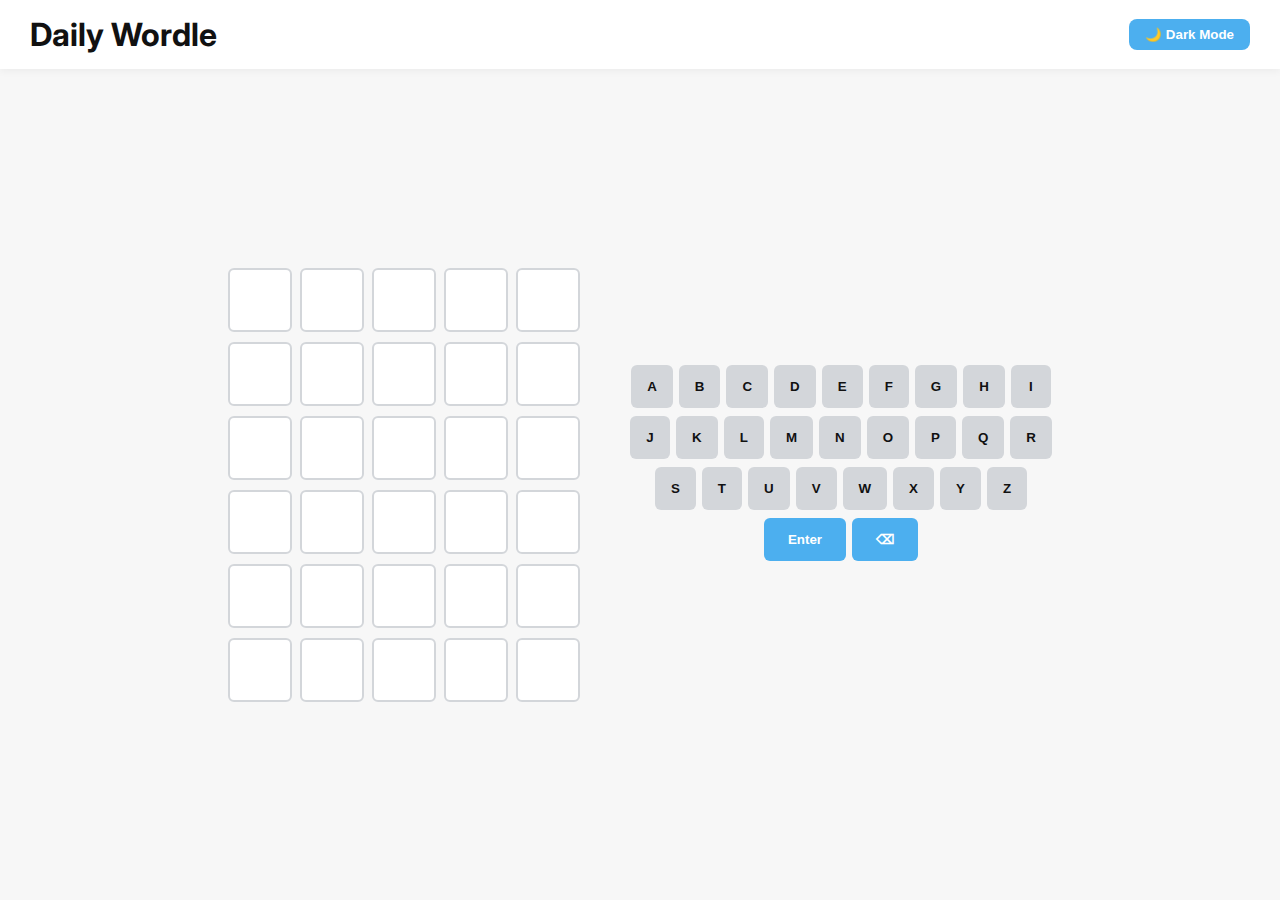
<file: index.html>
<!DOCTYPE html>
<html lang="en">
<head>
<meta charset="UTF-8">
<title>Daily Wordle</title>
<style>
  @import url('https://fonts.googleapis.com/css2?family=Inter:wght@400;600;700&display=swap');

  html, body {
    margin: 0;
    padding: 0;
    height: 100%;
    font-family: 'Inter', sans-serif;
    background: var(--bg);
    color: var(--text);
    transition: background 0.3s, color 0.3s;
    overflow: hidden;
    display: flex;
    flex-direction: column;
  }

  :root {
    --bg: #f7f7f7;
    --text: #111;
    --tile-bg: #fff;
    --tile-border: #d3d6da;
    --key-bg: #d3d6da;
    --key-text: #111;
    --key-hover: #bbb;
    --special-bg: #4cafef;
    --special-hover: #3a8cd8;
  }

  body.dark {
    --bg: #121213;
    --text: #eee;
    --tile-bg: #1d1d1f;
    --tile-border: #3a3a3c;
    --key-bg: #3a3a3c;
    --key-text: #fff;
    --key-hover: #555;
    --special-bg: #4cafef;
    --special-hover: #3a8cd8;
  }

  /* Header */
  header {
    display: flex;
    justify-content: space-between;
    align-items: center;
    padding: 15px 30px;
    background: var(--tile-bg);
    box-shadow: 0 2px 8px rgba(0,0,0,0.05);
    flex-shrink: 0;
  }
  header h1 {
    margin: 0;
    font-size: 2rem;
    font-weight: 700;
  }
  #theme-toggle {
    padding: 8px 16px;
    border: none;
    border-radius: 8px;
    cursor: pointer;
    font-weight: 600;
    background: var(--special-bg);
    color: white;
    transition: 0.3s;
  }
  #theme-toggle:hover { background: var(--special-hover); }

  /* Main game area */
  .game-wrapper {
    flex: 1;
    display: flex;
    justify-content: center;
    align-items: center;
    gap: 50px;
    padding: 20px;
    box-sizing: border-box;
  }

  /* Board */
  #board {
    display: grid;
    grid-template-rows: repeat(6, 1fr);
    gap: 10px;
  }
  .row {
    display: grid;
    grid-template-columns: repeat(5, 1fr);
    gap: 8px;
  }
  .tile {
    width: 60px; height: 60px;
    border: 2px solid var(--tile-border);
    display: flex; align-items: center; justify-content: center;
    font-size: 24px; font-weight: 700;
    border-radius: 6px;
    text-transform: uppercase;
    background: var(--tile-bg);
    transition: 0.3s all;
  }
  .tile.filled { transform: scale(1.05); }
  .correct { background: #6aaa64; color: white; border: none; }
  .present { background: #c9b458; color: white; border: none; }
  .absent { background: #787c7e; color: white; border: none; }

  /* Keyboard */
  .keyboard-container {
    display: flex;
    flex-direction: column;
    align-items: center;
    gap: 15px;
  }
  #keyboard { display: flex; flex-direction: column; gap: 8px; }
  .keyboard-row { display: flex; justify-content: center; gap: 6px; }
  #keyboard button {
    padding: 14px 16px;
    border: none; border-radius: 6px;
    font-weight: 600; cursor: pointer;
    background: var(--key-bg); color: var(--key-text);
    min-width: 40px; transition: 0.2s;
  }
  #keyboard button:hover { background: var(--key-hover); }
  #keyboard .special {
    background: var(--special-bg);
    color: white; padding: 14px 24px;
  }
  #keyboard .special:hover { background: var(--special-hover); }

  /* Message */
  #message {
    font-size: 18px;
    font-weight: 600;
    min-height: 28px;
    text-align: center;
  }

</style>
</head>
<body>
  <header>
    <h1>Daily Wordle</h1>
    <button id="theme-toggle">🌙 Dark Mode</button>
  </header>

  <div class="game-wrapper">
    <div id="board"></div>
    <div class="keyboard-container">
      <div id="keyboard">
        <div class="keyboard-row"><button>A</button><button>B</button><button>C</button><button>D</button><button>E</button><button>F</button><button>G</button><button>H</button><button>I</button></div>
        <div class="keyboard-row"><button>J</button><button>K</button><button>L</button><button>M</button><button>N</button><button>O</button><button>P</button><button>Q</button><button>R</button></div>
        <div class="keyboard-row"><button>S</button><button>T</button><button>U</button><button>V</button><button>W</button><button>X</button><button>Y</button><button>Z</button></div>
        <div class="keyboard-row"><button class="special" id="enter">Enter</button><button class="special" id="backspace">⌫</button></div>
      </div>
      <div id="message"></div>
    </div>
  </div>

  <script>
    let wordOfTheDay = "";
    let currentRow = 0, currentTile = 0, gameOver = false;
    const board = document.getElementById("board");
    const message = document.getElementById("message");
    
    // Fetch words from JSON and pick a random one
    async function getRandomWord() {
      try {
        const response = await fetch("words.json"); // your JSON file path
        const data = await response.json();
        const words = data.words;
        const randomIndex = Math.floor(Math.random() * words.length);
        wordOfTheDay = words[randomIndex].toLowerCase();
        console.log("Today's word:", wordOfTheDay);
      } catch (error) {
        console.error("Failed to load words.json", error);
      }
    }
    
    getRandomWord();
    
    // Create board
    for(let i=0;i<6;i++){
      let row=document.createElement("div");
      row.classList.add("row");
      for(let j=0;j<5;j++){
        let tile=document.createElement("div");
        tile.classList.add("tile");
        row.appendChild(tile);
      }
      board.appendChild(row);
    }
    
    // Input handling
    document.addEventListener("keydown",e=>handleInput(e.key));
    document.querySelectorAll("#keyboard button").forEach(btn=>{
      btn.addEventListener("click",()=>{
        let key=btn.textContent;
        if(btn.id==="enter") key="Enter";
        if(btn.id==="backspace") key="Backspace";
        handleInput(key);
      });
    });
    
    function handleInput(key){
      if(gameOver) return;
      if(/^[a-zA-Z]$/.test(key) && currentTile<5){
        let tile=board.children[currentRow].children[currentTile];
        tile.textContent=key.toUpperCase();
        tile.classList.add("filled");
        currentTile++;
      } else if(key==="Backspace" && currentTile>0){
        currentTile--;
        let tile=board.children[currentRow].children[currentTile];
        tile.textContent="";
        tile.classList.remove("filled");
      } else if(key==="Enter" && currentTile===5) checkWord();
    }
    
    function checkWord(){
      let row=board.children[currentRow];
      let guess="";
      for(let i=0;i<5;i++) guess+=row.children[i].textContent.toLowerCase();
    
      for(let i=0;i<5;i++){
        if(guess[i]===wordOfTheDay[i]) row.children[i].classList.add("correct");
        else if(wordOfTheDay.includes(guess[i])) row.children[i].classList.add("present");
        else row.children[i].classList.add("absent");
      }
    
      if(guess===wordOfTheDay){ message.textContent="🎉 You guessed it!"; gameOver=true; }
      else if(++currentRow===6){ message.textContent=`❌ The word was: ${wordOfTheDay.toUpperCase()}`; gameOver=true; }
      currentTile=0;
    }
    
    // Dark/Light mode
    document.getElementById("theme-toggle").addEventListener("click",()=>{
      document.body.classList.toggle("dark");
      document.getElementById("theme-toggle").textContent=document.body.classList.contains("dark")?"☀️ Light Mode":"🌙 Dark Mode";
    });
    </script>
    
</body>
</html>
</file>
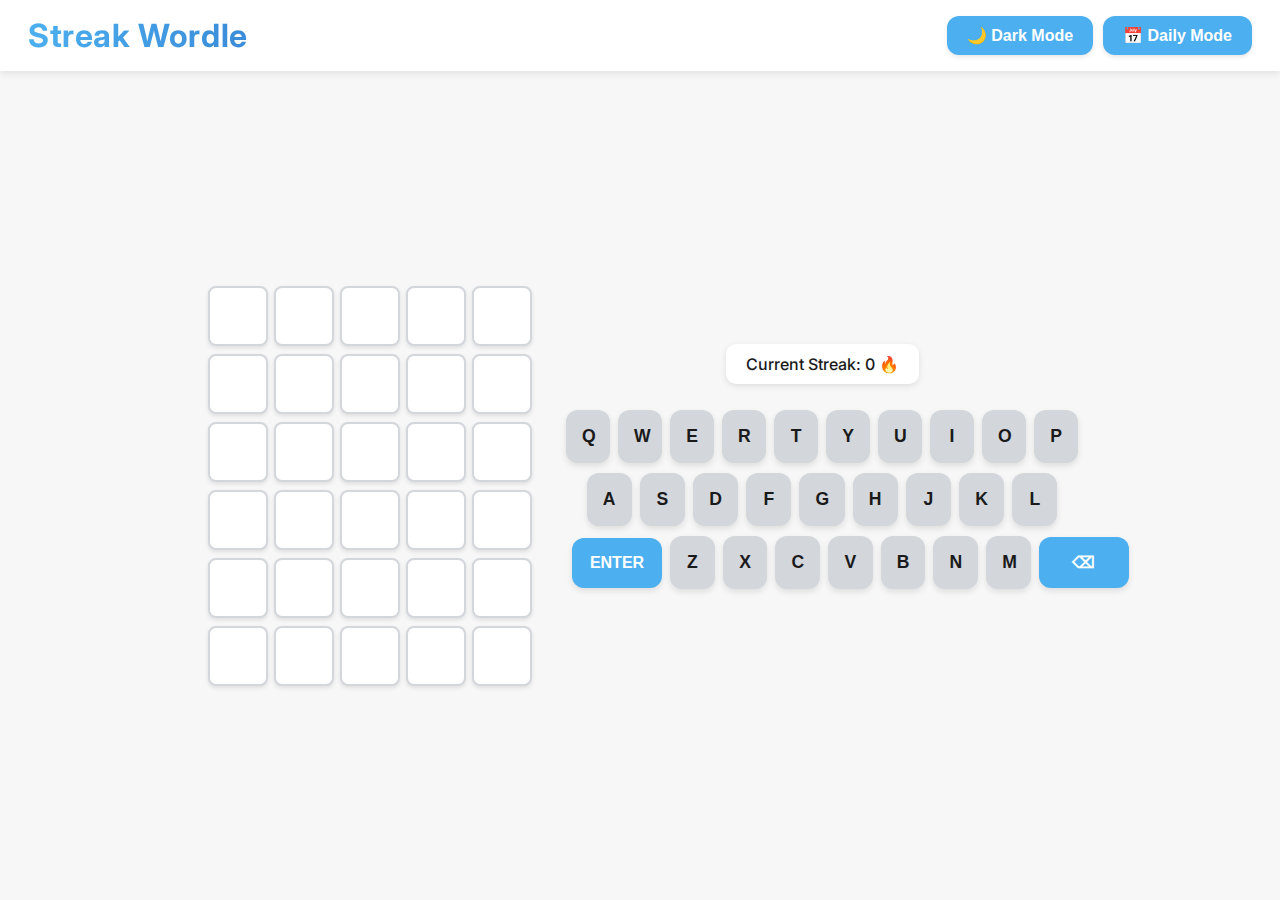
<file: streak.html>
<!DOCTYPE html>
<html lang="en">
<head>
<meta charset="UTF-8">
<meta name="viewport" content="width=device-width, initial-scale=1.0">
<title>Streak Wordle</title>
<style>
  @import url('https://fonts.googleapis.com/css2?family=Inter:wght@400;500;600;700&display=swap');

  * {
    box-sizing: border-box;
    margin: 0;
    padding: 0;
  }

  html, body {
    height: 100%;
    font-family: 'Inter', sans-serif;
    background: var(--bg);
    color: var(--text);
    transition: background 0.3s, color 0.3s;
    overflow: hidden;
    display: flex;
    flex-direction: column;
    position: relative;
  }

  /* Background Decorations */
  body::before {
    content: '';
    position: absolute;
    top: 0;
    left: 0;
    width: 100%;
    height: 100%;
    background: radial-gradient(circle at 10% 20%, rgba(100, 200, 255, 0.2) 0%, transparent 20%),
                radial-gradient(circle at 90% 80%, rgba(100, 200, 255, 0.2) 0%, transparent 20%);
    z-index: -1;
    opacity: 0.5;
    transition: opacity 0.3s;
  }
  body.dark::before {
    background: radial-gradient(circle at 10% 20%, rgba(100, 150, 255, 0.3) 0%, transparent 20%),
                radial-gradient(circle at 90% 80%, rgba(100, 150, 255, 0.3) 0%, transparent 20%);
  }

  :root {
    --bg: #f7f7f7;
    --text: #1a1a1a;
    --tile-bg: #ffffff;
    --tile-border: #d3d6da;
    --tile-filled: #e6e6e6;
    --key-bg: #d3d6da;
    --key-text: #1a1a1a;
    --key-hover: #b0b0b0;
    --special-bg: #4cafef;
    --special-hover: #3a8cd8;
    --correct: #6aaa64;
    --present: #c9b458;
    --absent: #787c7e;
    --shadow: rgba(0, 0, 0, 0.1);
  }

  body.dark {
    --bg: #121213;
    --text: #d7dadc;
    --tile-bg: #1d1d1f;
    --tile-border: #3a3a3c;
    --tile-filled: #2a2a2c;
    --key-bg: #3a3a3c;
    --key-text: #ffffff;
    --key-hover: #4a4a4c;
    --special-bg: #4cafef;
    --special-hover: #3a8cd8;
    --shadow: rgba(255, 255, 255, 0.05);
  }

  /* Header */
  header {
    display: flex;
    justify-content: space-between;
    align-items: center;
    padding: 16px 28px;
    background: var(--tile-bg);
    box-shadow: 0 2px 8px var(--shadow);
    flex-shrink: 0;
    position: relative;
    z-index: 1;
  }
  header h1 {
    font-size: 2rem;
    font-weight: 700;
    letter-spacing: 0.6px;
    background: linear-gradient(90deg, var(--special-bg), var(--special-hover));
    -webkit-background-clip: text;
    -webkit-text-fill-color: transparent;
  }
  .header-buttons {
    display: flex;
    gap: 10px;
  }
  #theme-toggle, #daily-mode {
    padding: 10px 20px;
    border: none;
    border-radius: 12px;
    cursor: pointer;
    font-size: 1rem;
    font-weight: 600;
    background: var(--special-bg);
    color: white;
    transition: transform 0.2s ease, background 0.3s;
    box-shadow: 0 2px 4px var(--shadow);
  }
  #theme-toggle:hover, #daily-mode:hover {
    background: var(--special-hover);
    transform: translateY(-2px);
  }

  /* Main game area */
  .game-wrapper {
    flex: 1;
    display: flex;
    justify-content: center;
    align-items: center;
    gap: 40px;
    padding: 20px;
    position: relative;
    z-index: 1;
  }

  /* Board */
  #board {
    display: grid;
    grid-template-rows: repeat(6, 1fr);
    gap: 8px;
  }
  .row {
    display: grid;
    grid-template-columns: repeat(5, 1fr);
    gap: 6px;
  }
  .tile {
    width: 60px;
    height: 60px;
    border: 2px solid var(--tile-border);
    display: flex;
    align-items: center;
    justify-content: center;
    font-size: 1.5rem;
    font-weight: 600;
    border-radius: 8px;
    text-transform: uppercase;
    background: var(--tile-bg);
    transition: all 0.3s ease;
    transform-style: preserve-3d;
    box-shadow: 0 2px 4px var(--shadow);
  }
  .tile.filled {
    background: var(--tile-filled);
    transform: scale(1.05);
    animation: pop 0.2s ease-out;
  }
  .tile.correct, .tile.present, .tile.absent {
    animation: flip 0.5s ease forwards;
    animation-delay: calc(var(--tile-index) * 0.1s);
    border: none;
    color: white;
    box-shadow: 0 2px 6px var(--shadow);
  }
  .correct { background: var(--correct); }
  .present { background: var(--present); }
  .absent { background: var(--absent); }

  /* Animations */
  @keyframes pop {
    0% { transform: scale(1); }
    50% { transform: scale(1.12); }
    100% { transform: scale(1.05); }
  }
  @keyframes flip {
    0% { transform: perspective(400px) rotateX(0deg); }
    50% { transform: perspective(400px) rotateX(90deg); }
    100% { transform: perspective(400px) rotateX(0deg); }
  }

  /* Keyboard */
  .keyboard-container {
    display: flex;
    flex-direction: column;
    align-items: center;
    gap: 14px;
    max-width: 500px;
    width: 100%;
  }
  #keyboard {
    display: flex;
    flex-direction: column;
    gap: 10px;
    width: 100%;
  }
  .keyboard-row {
    display: flex;
    justify-content: center;
    gap: 8px;
    width: 100%;
  }
  #keyboard button {
    padding: 16px;
    border: none;
    border-radius: 12px;
    font-size: 1.1rem;
    font-weight: 600;
    cursor: pointer;
    background: var(--key-bg);
    color: var(--key-text);
    flex: 1;
    min-width: 44px;
    max-width: 52px;
    transition: all 0.2s ease;
    text-transform: uppercase;
    box-shadow: 0 3px 6px var(--shadow);
    position: relative;
    overflow: hidden;
  }
  #keyboard button::after {
    content: '';
    position: absolute;
    top: 0;
    left: -100%;
    width: 100%;
    height: 100%;
    background: linear-gradient(90deg, transparent, rgba(255, 255, 255, 0.3), transparent);
    transition: left 0.4s ease;
  }
  #keyboard button:hover::after {
    left: 100%;
  }
  #keyboard button:hover {
    background: var(--key-hover);
    transform: translateY(-2px);
  }
  #keyboard button:active {
    transform: scale(0.95);
  }
  #keyboard button.correct { background: var(--correct); color: white; }
  #keyboard button.present { background: var(--present); color: white; }
  #keyboard button.absent { background: var(--absent); color: white; }
  #keyboard .special {
    background: var(--special-bg);
    color: white;
    padding: 16px;
    font-size: 1rem;
    flex: 2;
    min-width: 90px;
    max-width: 110px;
  }
  #keyboard .special:hover {
    background: var(--special-hover);
  }
  .keyboard-row.special-row {
    display: flex;
    justify-content: space-between;
    gap: 8px;
    align-items: center;
  }
  .keyboard-row-sub {
    display: flex;
    justify-content: center;
    gap: 8px;
    flex: 2;
  }

  /* Streak Display */
  #streak {
    font-size: 1rem;
    font-weight: 500;
    text-align: center;
    padding: 10px 20px;
    background: var(--tile-bg);
    border-radius: 10px;
    box-shadow: 0 2px 6px var(--shadow);
    margin-bottom: 12px;
  }

  /* Message */
  #message {
    font-size: 1.1rem;
    font-weight: 500;
    min-height: 24px;
    text-align: center;
    opacity: 0;
    transition: opacity 0.3s ease;
    background: var(--tile-bg);
    padding: 8px 16px;
    border-radius: 8px;
    box-shadow: 0 2px 6px var(--shadow);
  }
  #message:not(:empty) {
    animation: fadeIn 0.5s ease forwards;
  }
  @keyframes fadeIn {
    from { opacity: 0; transform: translateY(8px); }
    to { opacity: 1; transform: translateY(0); }
  }

  /* New Game Button */
  #new-game {
    display: none;
    padding: 10px 20px;
    border: none;
    border-radius: 12px;
    cursor: pointer;
    font-size: 1rem;
    font-weight: 600;
    background: var(--special-bg);
    color: white;
    transition: transform 0.2s ease, background 0.3s;
    box-shadow: 0 2px 4px var(--shadow);
    margin-top: 12px;
  }
  #new-game:hover {
    background: var(--special-hover);
    transform: translateY(-2px);
  }

  /* Responsive Design */
  @media (max-width: 800px) {
    .game-wrapper {
      gap: 20px;
      padding: 10px;
    }
    .tile {
      width: 50px;
      height: 50px;
      font-size: 1.3rem;
    }
    header {
      padding: 12px 20px;
    }
    header h1 {
      font-size: 1.7rem;
    }
    #theme-toggle, #daily-mode {
      padding: 8px 16px;
      font-size: 0.9rem;
    }
    #keyboard button {
      padding: 12px;
      min-width: 38px;
      max-width: 46px;
      font-size: 1rem;
    }
    #keyboard .special {
      padding: 12px;
      min-width: 80px;
      max-width: 100px;
      font-size: 0.9rem;
    }
    #streak {
      font-size: 0.9rem;
      padding: 8px 16px;
    }
    #message {
      font-size: 1rem;
      padding: 6px 12px;
    }
    #new-game {
      padding: 8px 16px;
      font-size: 0.9rem;
    }
    .keyboard-container {
      max-width: 400px;
    }
  }
  @media (max-width: 500px) {
    .tile {
      width: 45px;
      height: 45px;
      font-size: 1.2rem;
    }
    header {
      padding: 10px 16px;
    }
    header h1 {
      font-size: 1.5rem;
    }
    #theme-toggle, #daily-mode {
      padding: 6px 12px;
      font-size: 0.8rem;
    }
    #keyboard button {
      padding: 10px;
      min-width: 34px;
      max-width: 42px;
      font-size: 0.9rem;
    }
    #keyboard .special {
      padding: 10px;
      min-width: 70px;
      max-width: 90px;
      font-size: 0.85rem;
    }
    #streak {
      font-size: 0.8rem;
      padding: 6px 12px;
    }
    #new-game {
      padding: 6px 12px;
      font-size: 0.8rem;
    }
    .keyboard-container {
      max-width: 340px;
    }
  }
</style>
</head>
<body>
  <header>
    <h1>Streak Wordle</h1>
    <div class="header-buttons">
      <button id="theme-toggle">🌙 Dark Mode</button>
      <button id="daily-mode">📅 Daily Mode</button>
    </div>
  </header>

  <div class="game-wrapper">
    <div id="board"></div>
    <div class="keyboard-container">
      <div id="streak">Current Streak: 0 🔥</div>
      <div id="keyboard">
        <div class="keyboard-row">
          <button>Q</button><button>W</button><button>E</button><button>R</button><button>T</button>
          <button>Y</button><button>U</button><button>I</button><button>O</button><button>P</button>
        </div>
        <div class="keyboard-row">
          <div style="flex: 0.5;"></div>
          <button>A</button><button>S</button><button>D</button><button>F</button><button>G</button>
          <button>H</button><button>J</button><button>K</button><button>L</button>
          <div style="flex: 0.5;"></div>
        </div>
        <div class="keyboard-row special-row">
          <button class="special" id="enter">Enter</button>
          <div class="keyboard-row-sub">
            <button>Z</button><button>X</button><button>C</button><button>V</button>
            <button>B</button><button>N</button><button>M</button>
          </div>
          <button class="special" id="backspace">⌫</button>
        </div>
      </div>
      <div id="message"></div>
      <button id="new-game">New Game</button>
    </div>
  </div>

  <script>
    let wordOfTheDay = "";
    let currentRow = 0, currentTile = 0, gameOver = false;
    let currentStreak = parseInt(localStorage.getItem('currentStreak')) || 0;
    let highestStreak = parseInt(localStorage.getItem('highestStreak')) || 0;
    const board = document.getElementById("board");
    const message = document.getElementById("message");
    const streakElement = document.getElementById("streak");
    const newGameButton = document.getElementById("new-game");

    // Update streak display
    function updateStreakDisplay() {
      streakElement.textContent = `Current Streak: ${currentStreak} 🔥`;
    }
    updateStreakDisplay();

    // Fetch words from JSON and pick a random word
    async function getWordOfTheDay() {
      try {
        const response = await fetch("words.json");
        const data = await response.json();
        const words = data.words;
        const randomIndex = Math.floor(Math.random() * words.length);
        wordOfTheDay = words[randomIndex].toLowerCase();
        console.log("Current word:", wordOfTheDay);
      } catch (error) {
        console.error("Failed to load words.json", error);
        message.textContent = "Error loading word list. Please try again.";
      }
    }

    // Initialize board
    function initializeBoard() {
      board.innerHTML = "";
      for (let i = 0; i < 6; i++) {
        let row = document.createElement("div");
        row.classList.add("row");
        for (let j = 0; j < 5; j++) {
          let tile = document.createElement("div");
          tile.classList.add("tile");
          tile.style.setProperty('--tile-index', j);
          row.appendChild(tile);
        }
        board.appendChild(row);
      }
    }

    // Reset game state
    function resetGame() {
      currentRow = 0;
      currentTile = 0;
      gameOver = false;
      message.textContent = "";
      newGameButton.style.display = "none";
      document.querySelectorAll("#keyboard button").forEach(btn => {
        btn.classList.remove("correct", "present", "absent");
      });
      initializeBoard();
      getWordOfTheDay();
    }

    // Start initial game
    resetGame();

    // Input handling
    document.addEventListener("keydown", e => handleInput(e.key));
    document.querySelectorAll("#keyboard button").forEach(btn => {
      btn.addEventListener("click", () => {
        let key = btn.textContent;
        if (btn.id === "enter") key = "Enter";
        if (btn.id === "backspace") key = "Backspace";
        handleInput(key);
      });
    });

    function handleInput(key) {
      if (gameOver) return;
      if (/^[a-zA-Z]$/.test(key) && currentTile < 5) {
        let tile = board.children[currentRow].children[currentTile];
        tile.textContent = key.toUpperCase();
        tile.classList.add("filled");
        currentTile++;
      } else if (key === "Backspace" && currentTile > 0) {
        currentTile--;
        let tile = board.children[currentRow].children[currentTile];
        tile.textContent = "";
        tile.classList.remove("filled");
      } else if (key === "Enter" && currentTile === 5) checkWord();
    }

    function checkWord() {
      let row = board.children[currentRow];
      let guess = "";
      for (let i = 0; i < 5; i++) guess += row.children[i].textContent.toLowerCase();

      for (let i = 0; i < 5; i++) {
        if (guess[i] === wordOfTheDay[i]) {
          row.children[i].classList.add("correct");
          document.querySelectorAll(`#keyboard button`).forEach(btn => {
            if (btn.textContent.toLowerCase() === guess[i]) btn.classList.add("correct");
          });
        } else if (wordOfTheDay.includes(guess[i])) {
          row.children[i].classList.add("present");
          document.querySelectorAll(`#keyboard button`).forEach(btn => {
            if (btn.textContent.toLowerCase() === guess[i] && !btn.classList.contains("correct"))
              btn.classList.add("present");
          });
        } else {
          row.children[i].classList.add("absent");
          document.querySelectorAll(`#keyboard button`).forEach(btn => {
            if (btn.textContent.toLowerCase() === guess[i]) btn.classList.add("absent");
          });
        }
      }

      if (guess === wordOfTheDay) {
        currentStreak++;
        if (currentStreak > highestStreak) {
          highestStreak = currentStreak;
          localStorage.setItem('highestStreak', highestStreak);
        }
        localStorage.setItem('currentStreak', currentStreak);
        message.textContent = `🎉 You guessed it! Streak: ${currentStreak} 🔥`;
        updateStreakDisplay();
        gameOver = true;
        setTimeout(resetGame, 2000); // Start new game after 2 seconds
      } else if (++currentRow === 6) {
        message.textContent = `❌ You lost! Your highest streak: ${highestStreak} 🔥`;
        currentStreak = 0;
        localStorage.setItem('currentStreak', currentStreak);
        updateStreakDisplay();
        gameOver = true;
        newGameButton.style.display = "block";
      }
      currentTile = 0;
    }

    // New Game button handler
    newGameButton.addEventListener("click", resetGame);

    // Dark/Light mode
    document.getElementById("theme-toggle").addEventListener("click", () => {
      document.body.classList.toggle("dark");
      document.getElementById("theme-toggle").textContent = 
        document.body.classList.contains("dark") ? "☀️ Light Mode" : "🌙 Dark Mode";
    });

    // Daily Mode navigation
    document.getElementById("daily-mode").addEventListener("click", () => {
      window.location.href = "index.html";
    });
  </script>
</body>
</html>
</file>
